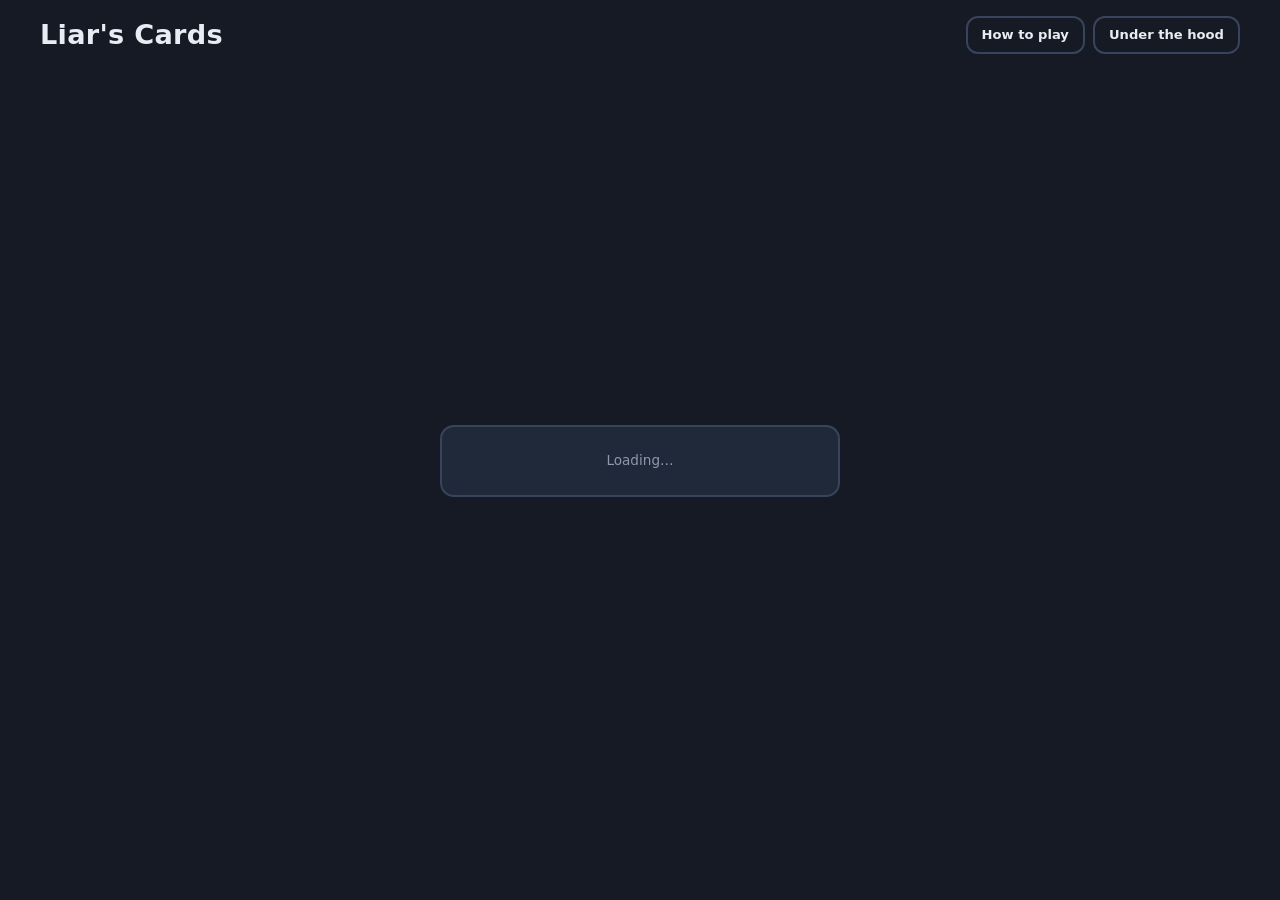
<file: index.html>
<!doctype html>
<html lang="en">
<head>
  <meta charset="utf-8">
  <meta name="viewport" content="width=device-width, initial-scale=1">
  <meta http-equiv="refresh" content="0; url=web/">
  <link rel="canonical" href="web/">
  <title>Liar's Cards</title>
</head>
<body>
  <p><a href="web/">Play Liar's Cards</a></p>
</body>
</html>
</file>
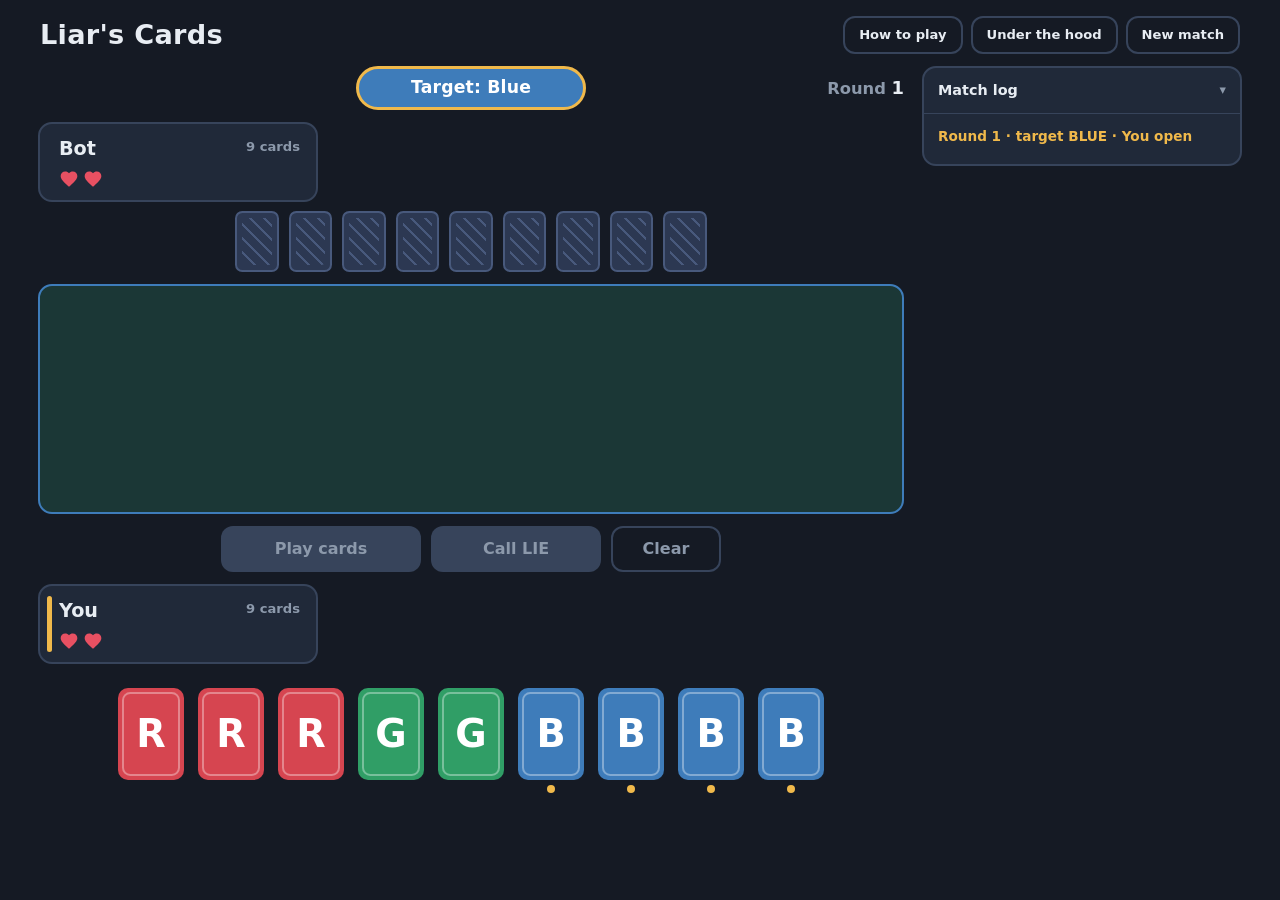
<file: web/index.html>
<!doctype html>
<html lang="en">
<head>
  <meta charset="utf-8">
  <meta name="viewport" content="width=device-width, initial-scale=1">
  <meta name="color-scheme" content="dark">
  <meta name="theme-color" content="#151a24">
  <meta name="description" content="Liar's Cards: a two-player bluffing card game against a bot that thinks with a heap, a stack, a linked list and a circular queue. Plays in your browser.">
  <title>Liar's Cards</title>
  <link rel="icon" href="data:image/svg+xml,%3Csvg xmlns='http://www.w3.org/2000/svg' viewBox='0 0 32 32'%3E%3Crect x='7' y='3' width='18' height='26' rx='3' fill='%23d64550'/%3E%3Cpath d='M16 22s-5-3-6.3-6c-.8-2 .4-4.300 2.600-4.300 1.400 0 2.700.8 3.700 2 1-1.200 2.300-2 3.700-2 2.200 0 3.400 2.300 2.600 4.300C21 19 16 22 16 22z' fill='%23fff'/%3E%3C/svg%3E">
  <link rel="stylesheet" href="style.css">
</head>
<body>
<div id="app">

  <header class="top">
    <h1 class="logo">Liar's Cards</h1>
    <nav class="top-nav" aria-label="Menu">
      <button type="button" class="ghost" id="btn-rules">How to play</button>
      <button type="button" class="ghost" id="btn-hood">Under the hood</button>
      <button type="button" class="ghost" id="btn-menu" hidden>New match</button>
    </nav>
  </header>

  <!-- ===== loading screen ===== -->
  <section id="start" class="screen start">
    <div class="start-card">
      <p id="py-status" class="py-status" role="status" aria-live="polite">Loading…</p>
      <button type="button" class="ghost" id="btn-retry" hidden>Try again</button>
    </div>
  </section>

  <!-- ===== game screen ===== -->
  <div id="game" class="game" hidden>
    <main class="board" aria-label="Game table">
      <div class="hud">
        <div class="hud-target" id="hud-target"><span class="chip" id="target-chip">Target: Green</span></div>
        <div class="hud-round">Round <b id="hud-round">1</b></div>
      </div>

      <section class="seat opp" id="seat-1" aria-label="Opponent">
        <div class="seat-head">
          <span class="seat-id">
            <span class="name" id="name-1"></span>
            <span class="hearts" id="hearts-1" role="img"></span>
          </span>
          <span class="count-pill" id="count-1"></span>
        </div>
        <div class="hand" id="hand-1"></div>
      </section>

      <section class="felt" aria-label="Table">
        <div class="pile" id="pile" aria-label="Pile of face-down plays"></div>
        <p class="status" id="status" role="status" aria-live="polite"></p>
      </section>

      <div class="actions" id="actions">
        <button type="button" class="primary" id="btn-play" disabled>Play cards</button>
        <button type="button" class="danger" id="btn-call" disabled>Call LIE</button>
        <button type="button" class="ghost" id="btn-clear" disabled>Clear</button>
      </div>

      <section class="seat me" id="seat-0" aria-label="You">
        <div class="seat-head">
          <span class="seat-id">
            <span class="name" id="name-0"></span>
            <span class="hearts" id="hearts-0" role="img"></span>
          </span>
          <span class="count-pill" id="count-0"></span>
        </div>
        <div class="hand mine" id="hand-0" role="group" aria-label="Your hand"></div>
      </section>
    </main>

    <aside class="side" aria-label="Helpers">
      <details class="panel" id="log-panel" open>
        <summary>Match log</summary>
        <ol class="log" id="log"></ol>
      </details>
    </aside>
  </div>

</div>

<!-- reveal / game-over dialog -->
<dialog id="reveal" class="dlg reveal" aria-labelledby="reveal-title">
  <h2 id="reveal-title"></h2>
  <p id="reveal-sub" class="sub"></p>
  <div class="reveal-cards" id="reveal-cards"></div>
  <p class="verdict" id="reveal-verdict" aria-live="polite"></p>
  <div class="dlg-actions"><button type="button" class="primary" id="reveal-next" disabled>…</button></div>
</dialog>

<dialog id="rules" class="dlg" aria-labelledby="rules-title">
  <h2 id="rules-title">How to play</h2>
  <ol class="rules">
    <li>Each round a <b>target colour</b> is announced. Both players get <b>9 cards</b>: 2, 3 and 4 cards of red / green / blue, in a random order of colours.</li>
    <li>On your turn you <b>place 1 or 2 cards face-down</b> and claim they are all the target colour. There is no passing.</li>
    <li>Instead of placing, you may <b>call LIE</b> on the other player's last play (not on the very first play of a round).</li>
    <li>The play is revealed. If it held any other colour, <b>the liar loses a heart</b>. If it was honest, <b>the caller loses a heart</b>.</li>
    <li>A player with no cards left <b>must</b> call. Every call ends the round. Zero hearts ends the match.</li>
  </ol>
  <p class="sub">Keys: <kbd>R</kbd> <kbd>G</kbd> <kbd>B</kbd> pick a card · <kbd>Enter</kbd> play · <kbd>C</kbd> call LIE · <kbd>Esc</kbd> clear · <kbd>Space</kbd> skip animations.</p>
  <div class="dlg-actions"><button type="button" class="primary" data-close>Got it</button></div>
</dialog>

<dialog id="hood" class="dlg wide" aria-labelledby="hood-title">
  <h2 id="hood-title">Under the hood</h2>
  <p class="sub">Four hand-made data structures run this game (no <code>collections</code>, <code>heapq</code> or <code>queue</code>). Each one is on screen.</p>
  <dl class="hood">
    <dt>Linked list <small>week 3</small></dt>
    <dd>Your <b>hand</b>. Cards stay sorted by colour. Playing a card from the middle re-points one pointer, no shifting. Remove: O(h).</dd>
    <dt>Stack <small>week 4</small></dt>
    <dd>The <b>pile</b>. A call only looks at the newest play: last in, first revealed. Push, pop, peek: O(1).</dd>
    <dt>Max-heap <small>week 8</small></dt>
    <dd>The bot scores every legal move and heapifies them, so the best is at the root. Build: O(c). Take the top few: O(K log c).</dd>
    <dt>Circular queue <small>weeks 2 + 4</small></dt>
    <dd>The bot's <b>memory</b> of how you react: a sliding window of your last 8 answers. Enqueue and dequeue: O(1), no shifting.</dd>
    <dt>Recursion + memo</dt>
    <dd>The bot looks ahead through the rest of the round, caching each state it has already valued, so every state is computed once.</dd>
  </dl>
  <p class="sub">Every function in the source has its time and space complexity in its docstring; see <code>COMPLEXITY.md</code>.</p>
  <div class="dlg-actions"><button type="button" class="primary" data-close>Close</button></div>
</dialog>

<div id="toast" class="toast" role="status" aria-live="polite"></div>
<noscript><p style="padding:2rem;color:#e8edf3">Liar's Cards needs JavaScript (it runs Python in your browser).</p></noscript>
<script src="app.js"></script>
</body>
</html>
</file>
<file: web/style.css>
/* Liar's Cards: web look. Matches the palette and flat panels of the desktop game (gui.py). */
:root {
  --bg: #151a24;
  --panel: #202939;
  --edge: #37445b;
  --felt: #1b3736;
  --text: #e8edf3;
  --muted: #8c99ab;
  --gold: #f0b94b;
  --good: #62ca8e;
  --bad: #ea5c5c;
  --back: #2c3852;
  --back-line: #48597c;
  --heart: #e85062;
  --heart-off: #3a4560;
  --c-red: #d64550;
  --c-green: #309e66;
  --c-blue: #3e7cba;
  --c-red-light: #e4868d;
  --c-green-light: #78c09c;
  --c-blue-light: #82aad2;
  --ink: #1c1c1c;
  --cw: clamp(44px, 5.2vw, 66px);
  --ch: calc(var(--cw) * 1.394);
  --radius: 14px;
  --font: Nunito, "Segoe UI", "Avenir Next", Avenir, "Helvetica Neue", Ubuntu, Cantarell, "Noto Sans", Verdana, "DejaVu Sans", Arial, sans-serif;
  color-scheme: dark;
}

* { box-sizing: border-box; }
[hidden] { display: none !important; }

html { -webkit-text-size-adjust: 100%; }
body {
  margin: 0;
  min-height: 100vh;
  background: var(--bg);
  color: var(--text);
  font: 16px/1.45 var(--font);
}
#app { max-width: 1240px; margin: 0 auto; padding: 0 18px 32px; }

h1, h2 { margin: 0; line-height: 1.15; font-family: var(--font); font-weight: 900; }
code, kbd { font-family: ui-monospace, "SF Mono", Menlo, Consolas, monospace; font-size: .88em; }
code { color: var(--gold); }
kbd { background: var(--edge); border-radius: 5px; padding: 0 .4em; color: var(--text); }
:focus-visible { outline: 3px solid var(--gold); outline-offset: 2px; }

/* ---------- header ---------- */
.top { display: flex; align-items: center; justify-content: space-between; gap: 12px; padding: 16px 2px 12px; flex-wrap: wrap; }
.logo { font-size: 1.7rem; font-weight: 900; letter-spacing: .01em; }
.top-nav { display: flex; gap: 8px; flex-wrap: wrap; }
.top-nav .ghost { min-height: 38px; padding: 0 14px; font-size: .82rem; }

/* ---------- buttons ---------- */
button {
  font: inherit;
  color: inherit;
  cursor: pointer;
  border: 0;
  border-radius: 12px;
  min-height: 44px;
  padding: 0 18px;
  font-weight: 800;
  transition: background .15s, border-color .15s, transform .08s;
}
button:disabled { cursor: not-allowed; }
button:not(:disabled):active { transform: translateY(1px); }
.primary { background: var(--gold); color: var(--ink); }
.primary:not(:disabled):hover { background: #f2c366; }
.danger { background: var(--bad); color: var(--ink); }
.danger:not(:disabled):hover { background: #ed7474; }
.ghost { background: transparent; color: var(--text); border: 2px solid var(--edge); }
.ghost:not(:disabled):hover { background: rgba(55, 68, 91, .45); }
button.primary:disabled, button.danger:disabled { background: var(--edge); color: var(--muted); }
button.ghost:disabled { border-color: var(--edge); color: var(--muted); }

/* ---------- loading screen ---------- */
.start { display: flex; align-items: center; justify-content: center; min-height: calc(100vh - 110px); padding: 24px 0; }
.start-card { width: min(400px, 100%); padding: 24px; background: var(--panel); border: 2px solid var(--edge); border-radius: var(--radius); }
.py-status { margin: 0; min-height: 1.3em; text-align: center; color: var(--muted); font-size: .85rem; }
.py-status.err { color: var(--bad); font-weight: 700; }
.py-status:empty { display: none; }
#btn-retry { display: block; margin: 10px auto 0; }

/* ---------- game layout ---------- */
.game { display: grid; grid-template-columns: minmax(0, 1fr) 320px; gap: 18px; align-items: start; }
.board { display: flex; flex-direction: column; gap: 12px; min-width: 0; }

.hud { display: grid; grid-template-columns: 1fr auto 1fr; align-items: center; gap: 12px; min-height: 44px; }
.hud-target { grid-column: 2; display: flex; justify-content: center; }
.hud-round { grid-column: 3; justify-self: end; color: var(--muted); font-size: 1.02rem; font-weight: 800; white-space: nowrap; }
.hud-round b { color: var(--text); font-size: 1.12rem; }
.chip {
  display: inline-block;
  min-width: 230px;
  padding: 6px 24px;
  border: 3px solid var(--gold);
  border-radius: 999px;
  color: #fff;
  font-size: 1.08rem;
  font-weight: 900;
  text-align: center;
  letter-spacing: .01em;
}
.chip.c-red { background: var(--c-red); }
.chip.c-green { background: var(--c-green); }
.chip.c-blue { background: var(--c-blue); }
.chip.pulse { animation: pulse .7s ease-out 1; }
@keyframes pulse { 0% { transform: scale(1); } 40% { transform: scale(1.08); } 100% { transform: scale(1); } }

.seat { display: flex; flex-direction: column; gap: 8px; }
.seat-head {
  position: relative;
  display: flex;
  align-items: flex-start;
  justify-content: space-between;
  gap: 14px;
  width: min(280px, 100%);
  min-height: 80px;
  padding: 11px 16px 11px 19px;
  background: var(--panel);
  border: 2px solid var(--edge);
  border-radius: var(--radius);
}
.seat.turn .seat-head::before { content: ""; position: absolute; left: 7px; top: 10px; bottom: 10px; width: 5px; border-radius: 3px; background: var(--gold); }
.seat-id { display: flex; flex-direction: column; gap: 6px; min-width: 0; }
.name { overflow: hidden; font-size: 1.2rem; font-weight: 900; white-space: nowrap; text-overflow: ellipsis; }
.hearts { display: inline-flex; gap: 4px; }
.hearts svg { width: 20px; height: 20px; fill: var(--heart); transition: fill .3s; }
.hearts svg.off { fill: var(--heart-off); }
.hearts svg.lost { animation: heartbreak .9s ease-out 1; }
@keyframes heartbreak { 0% { transform: scale(1.4) rotate(-8deg); } 30% { transform: scale(1.4) rotate(8deg); } 100% { transform: scale(1); } }
.count-pill { padding-top: 2px; color: var(--muted); font-size: .82rem; font-weight: 700; white-space: nowrap; }

/* ---------- cards ---------- */
.hand { display: flex; flex-wrap: wrap; justify-content: center; align-items: flex-end; gap: clamp(4px, 1.1vw, 14px); min-height: var(--ch); }
.hand.mine { padding-top: 16px; padding-bottom: 14px; }
.opp-hand { gap: clamp(4px, .8vw, 10px); min-height: 62px; }
.opp-hand .card { --cw: clamp(34px, 3.4vw, 44px); --ch: calc(var(--cw) * 1.409); animation: none; }

.card {
  position: relative;
  width: var(--cw);
  height: var(--ch);
  flex: 0 0 auto;
  padding: 0;
  min-height: 0;
  border: 0;
  border-radius: max(4px, min(10px, calc(var(--cw) / 6)));
  color: #fff;
  font-weight: 900;
  user-select: none;
  transition: transform .1s ease, outline-color .1s ease;
  animation: deal .3s ease-out both;
}
.card::before { content: ""; position: absolute; inset: 4px; border: 2px solid var(--card-light); border-radius: max(2px, calc(var(--cw) / 8)); pointer-events: none; }
.card.c-red { background: var(--c-red); --card-light: var(--c-red-light); }
.card.c-green { background: var(--c-green); --card-light: var(--c-green-light); }
.card.c-blue { background: var(--c-blue); --card-light: var(--c-blue-light); }
.card .mid { position: absolute; inset: 0; display: flex; align-items: center; justify-content: center; font-family: var(--font); font-size: calc(var(--cw) * .58); font-weight: 900; line-height: 1; }
.card.target::after { content: ""; position: absolute; left: 50%; bottom: -13px; width: 8px; height: 8px; border-radius: 50%; background: var(--gold); transform: translateX(-50%); }

.card.back { background: var(--back); border: 2px solid var(--back-line); }
.card.back::before {
  inset: 5px;
  border: 0;
  border-radius: 4px;
  background: repeating-linear-gradient(45deg, transparent 0 8px, var(--back-line) 8px 10px);
}
.card.back .mid { display: none; }

button.card { cursor: pointer; }
button.card:not(:disabled):hover { outline: 3px solid var(--text); outline-offset: 3px; }
button.card.sel { transform: translateY(-16px); outline: 3px solid var(--gold); outline-offset: 3px; }
button.card:disabled { opacity: 1; cursor: default; }
@keyframes deal { from { opacity: 0; transform: translateY(-10px); } to { opacity: 1; } }

/* ---------- table ---------- */
.felt {
  display: flex;
  flex-direction: column;
  justify-content: space-between;
  min-height: 230px;
  padding: 14px 16px 12px;
  border: 2px solid var(--target-color, var(--edge));
  border-radius: var(--radius);
  background: var(--felt);
}
.pile { display: flex; flex: 1; flex-wrap: wrap; align-content: center; justify-content: center; align-items: center; gap: 22px 12px; min-height: 90px; padding: 4px 0; }
.play { display: flex; align-items: center; gap: 7px; }
.play .card { --cw: clamp(38px, 4.2vw, 54px); --ch: calc(var(--cw) * 1.37); animation: drop .28s ease-out both; }
.play .card + .card { margin-left: 0; }
.play .tag { order: -1; padding: 3px 8px; border-radius: 12px; background: var(--edge); color: var(--text); font-size: .72rem; font-weight: 800; white-space: nowrap; }
.play.top .tag { color: var(--gold); }
.play.top .card { outline: 2px solid var(--gold); outline-offset: 2px; }
@keyframes drop { from { opacity: 0; transform: translateY(-18px); } to { opacity: 1; } }
.status { min-height: 1.4em; margin: 10px 0 0; color: var(--text); font-size: 1rem; font-weight: 700; line-height: 1.4; text-align: center; }
.status .think::after { content: ""; display: inline-block; width: 1.4em; text-align: left; animation: dots 1.2s steps(4, end) infinite; }
@keyframes dots { 0% { content: ""; } 25% { content: "."; } 50% { content: ".."; } 75% { content: "..." } }

.actions { display: flex; justify-content: center; flex-wrap: wrap; gap: 10px; }
.actions button { min-height: 46px; font-size: 1rem; font-weight: 900; }
#btn-play { min-width: 200px; }
#btn-call { min-width: 170px; }
#btn-clear { min-width: 110px; }

/* ---------- side panel ---------- */
.side { display: flex; flex-direction: column; gap: 12px; min-width: 0; }
.panel { overflow: hidden; background: var(--panel); border: 2px solid var(--edge); border-radius: var(--radius); }
.panel summary { display: flex; align-items: center; justify-content: space-between; min-height: 44px; padding: 12px 14px; list-style: none; cursor: pointer; font-size: .9rem; font-weight: 900; }
.panel summary::-webkit-details-marker { display: none; }
.panel summary::after { content: "▾"; color: var(--muted); font-size: .8rem; transition: transform .15s; }
.panel:not([open]) summary::after { transform: rotate(-90deg); }
.panel[open] summary { border-bottom: 1px solid var(--edge); }
.log { max-height: 430px; margin: 0; padding: 10px 14px 14px; overflow: auto; list-style: none; font-size: .85rem; line-height: 1.45; scrollbar-width: thin; scrollbar-color: var(--edge) transparent; }
.log::-webkit-scrollbar { width: 8px; }
.log::-webkit-scrollbar-thumb { background: var(--edge); border-radius: 999px; }
.log li { padding: 3px 0; color: var(--muted); }
.log li.round { color: var(--gold); font-weight: 800; }
.log li.me { color: var(--text); }
.log li.bad { color: var(--bad); }
.log li.good { color: var(--good); }

/* ---------- dialogs ---------- */
dialog.dlg {
  width: min(520px, calc(100vw - 28px));
  max-height: calc(100vh - 40px);
  padding: 22px;
  overflow: auto;
  background: var(--panel);
  color: var(--text);
  border: 2px solid var(--edge);
  border-radius: var(--radius);
  scrollbar-width: thin;
  scrollbar-color: var(--edge) transparent;
}
dialog.dlg::backdrop { background: rgba(8, 11, 18, .8); }
dialog.dlg[open] { animation: pop .18s ease-out; }
@keyframes pop { from { opacity: 0; transform: translateY(8px); } to { opacity: 1; } }
dialog.dlg.wide { width: min(640px, calc(100vw - 28px)); }
.dlg h2 { font-size: 1.5rem; margin-bottom: 8px; }
.dlg .sub { margin: 8px 0; color: var(--muted); line-height: 1.5; }
.dlg-actions { display: flex; justify-content: flex-end; flex-wrap: wrap; gap: 8px; margin-top: 18px; }
.dlg-actions button { min-width: 110px; }
.rules { display: grid; gap: 8px; margin: 12px 0; padding-left: 1.3em; }
.rules li { color: var(--text); }
.rules b { color: #fff; }
.hood { display: grid; grid-template-columns: max-content 1fr; gap: 0 16px; margin: 12px 0; }
.hood dt { grid-column: 1; padding-top: 8px; border-top: 1px solid var(--edge); color: var(--gold); font-weight: 900; }
.hood dt small { display: block; color: var(--muted); font-weight: 700; }
.hood dd { grid-column: 2; margin: 0; padding: 8px 0 10px; border-top: 1px solid var(--edge); color: var(--text); }
.hood dd b { color: #fff; }
dialog.dlg.reveal { border-color: var(--gold); text-align: center; }
.reveal-cards { display: flex; align-items: center; justify-content: center; gap: 12px; min-height: var(--ch); margin: 18px 0 10px; }
.reveal .flip { --cw: 84px; --ch: 117px; }
.verdict { min-height: 1.6em; margin: 8px 0 0; font-size: 1.3rem; font-weight: 900; }
.verdict.lie { color: var(--bad); }
.verdict.honest { color: var(--good); }
.reveal .dlg-actions { justify-content: center; }
.reveal h2.win { color: var(--good); }
.reveal h2.loss { color: var(--bad); }
.reveal h2.spec { color: var(--gold); }
.reveal .stats { margin: 0; color: var(--muted); }

.flip { display: inline-block; width: var(--cw); height: var(--ch); perspective: 700px; }
.flip .inner { position: relative; width: 100%; height: 100%; transform-style: preserve-3d; transition: transform .7s cubic-bezier(.3, .8, .3, 1); }
.flip.flipped .inner { transform: rotateY(180deg); }
.flip .face { position: absolute; inset: 0; backface-visibility: hidden; -webkit-backface-visibility: hidden; animation: none; }
.flip .face.front { transform: rotateY(180deg); }

.toast {
  position: fixed;
  left: 50%;
  bottom: 24px;
  z-index: 50;
  max-width: calc(100vw - 32px);
  padding: 10px 18px;
  border: 2px solid var(--edge);
  border-radius: 999px;
  background: var(--panel);
  color: var(--text);
  font-size: .9rem;
  font-weight: 800;
  text-align: center;
  opacity: 0;
  pointer-events: none;
  transform: translate(-50%, 20px);
  transition: opacity .2s, transform .2s;
}
.toast.show { opacity: 1; transform: translate(-50%, 0); }

/* ---------- small screens ---------- */
@media (max-width: 980px) {
  .game { grid-template-columns: 1fr; }
  .log { max-height: 220px; }
}
@media (max-width: 600px) {
  :root { --cw: clamp(29px, 9vw, 40px); }
  #app { padding: 0 12px 24px; }
  .top { padding: 12px 0 10px; }
  .logo { font-size: 1.4rem; }
  .top-nav { width: 100%; }
  .top-nav .ghost { flex: 1 1 0; padding: 0 6px; font-size: .74rem; }
  .start { padding: 24px 0; }
  .start-card { padding: 18px; }
  .hud { grid-template-columns: 1fr auto 1fr; gap: 8px; }
  .chip { min-width: 0; padding: 6px 14px; border-width: 2px; font-size: .88rem; }
  .hud-round { font-size: .82rem; }
  .hud-round b { font-size: .95rem; }
  .seat-head { width: 100%; min-height: 72px; padding: 9px 12px 9px 16px; }
  .name { font-size: .98rem; }
  .hearts svg { width: 16px; height: 16px; }
  .count-pill { font-size: .74rem; }
  .opp-hand .card { --cw: clamp(28px, 7vw, 36px); --ch: calc(var(--cw) * 1.409); }
  .hand.mine { padding-top: 16px; padding-bottom: 16px; }
  .felt { min-height: 210px; padding: 12px; }
  .pile { gap: 20px 8px; }
  .play .card { --cw: clamp(34px, 8vw, 44px); --ch: calc(var(--cw) * 1.37); }
  .play .tag { font-size: .66rem; padding: 2px 6px; }
  .status { font-size: .88rem; }
  .actions button { flex: 1 1 30%; min-width: 0; padding: 0 8px; font-size: .82rem; }
  .card.target::after { bottom: -11px; width: 7px; height: 7px; }
  .dlg { padding: 18px !important; }
  .dlg h2 { font-size: 1.3rem; }
  .hood { grid-template-columns: 1fr; }
  .hood dt, .hood dd { grid-column: 1; }
  .hood dd { border-top: 0; padding-top: 0; }
  .hood dt { padding-top: 10px; }
  .reveal .flip { --cw: 70px; --ch: 98px; }
  .verdict { font-size: 1.1rem; }
}

@media (prefers-reduced-motion: reduce) {
  *, *::before, *::after { animation-duration: .001ms !important; animation-iteration-count: 1 !important; transition-duration: .001ms !important; }
}
</file>
